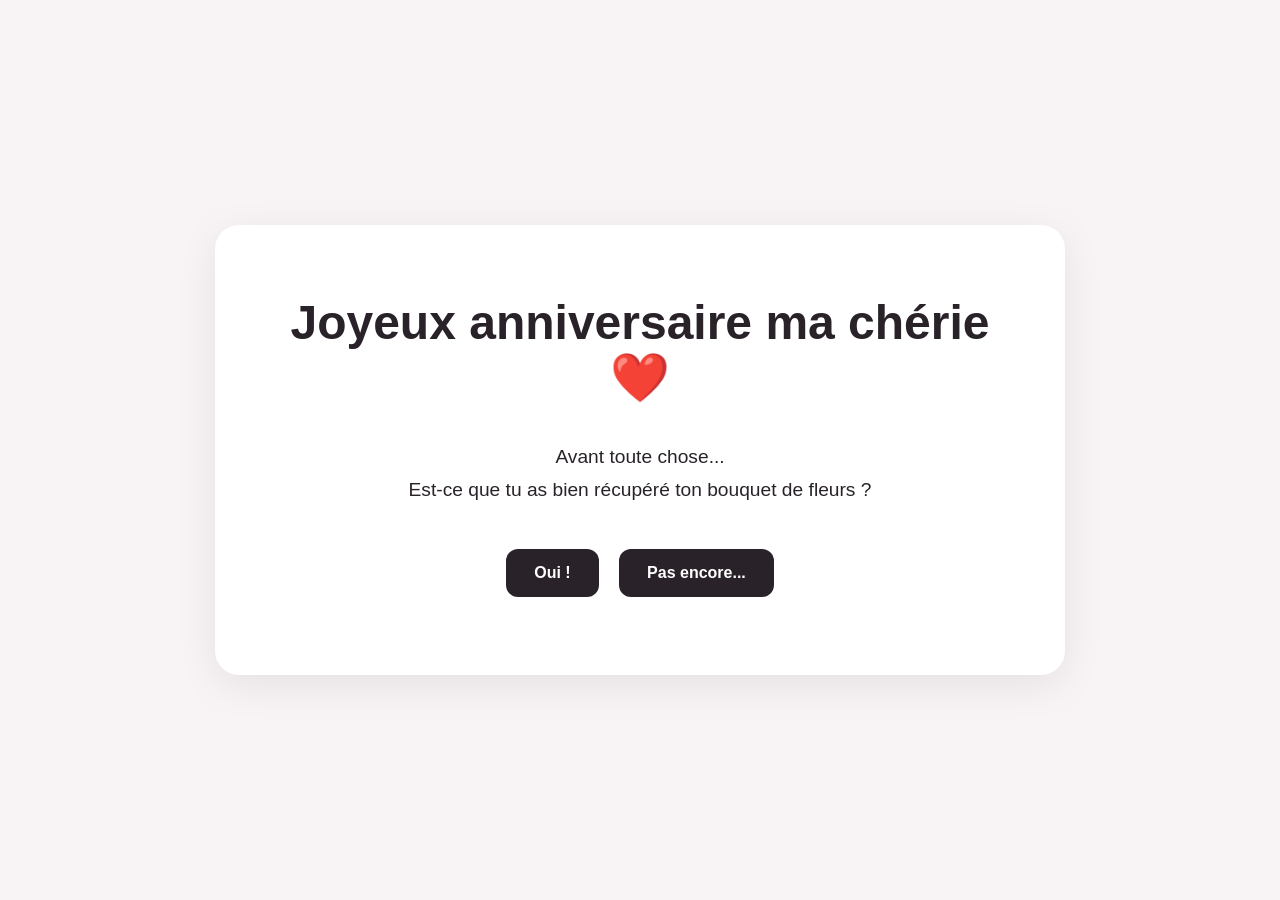
<file: index.html>
<!DOCTYPE html>
<html lang="fr">

<head>
    <meta charset="UTF-8">
    <meta name="viewport" content="width=device-width, initial-scale=1.0">

    <title>Joyeux anniversaire </title>

    <link rel="stylesheet" href="style.css">
</head>

<body>

    <main>
        <h1>Joyeux anniversaire ma chérie ❤️</h1>

        <p>
            Avant toute chose...<br>
            Est-ce que tu as bien récupéré ton bouquet de fleurs ?
        </p>

        <button onclick="window.location.href='quiz.html'">Oui !</button>
        <button onclick="window.location.href='quiz.html'">Pas encore...</button>

    </main>

    <script src="script.js"></script>
</body>

</html>
</file>
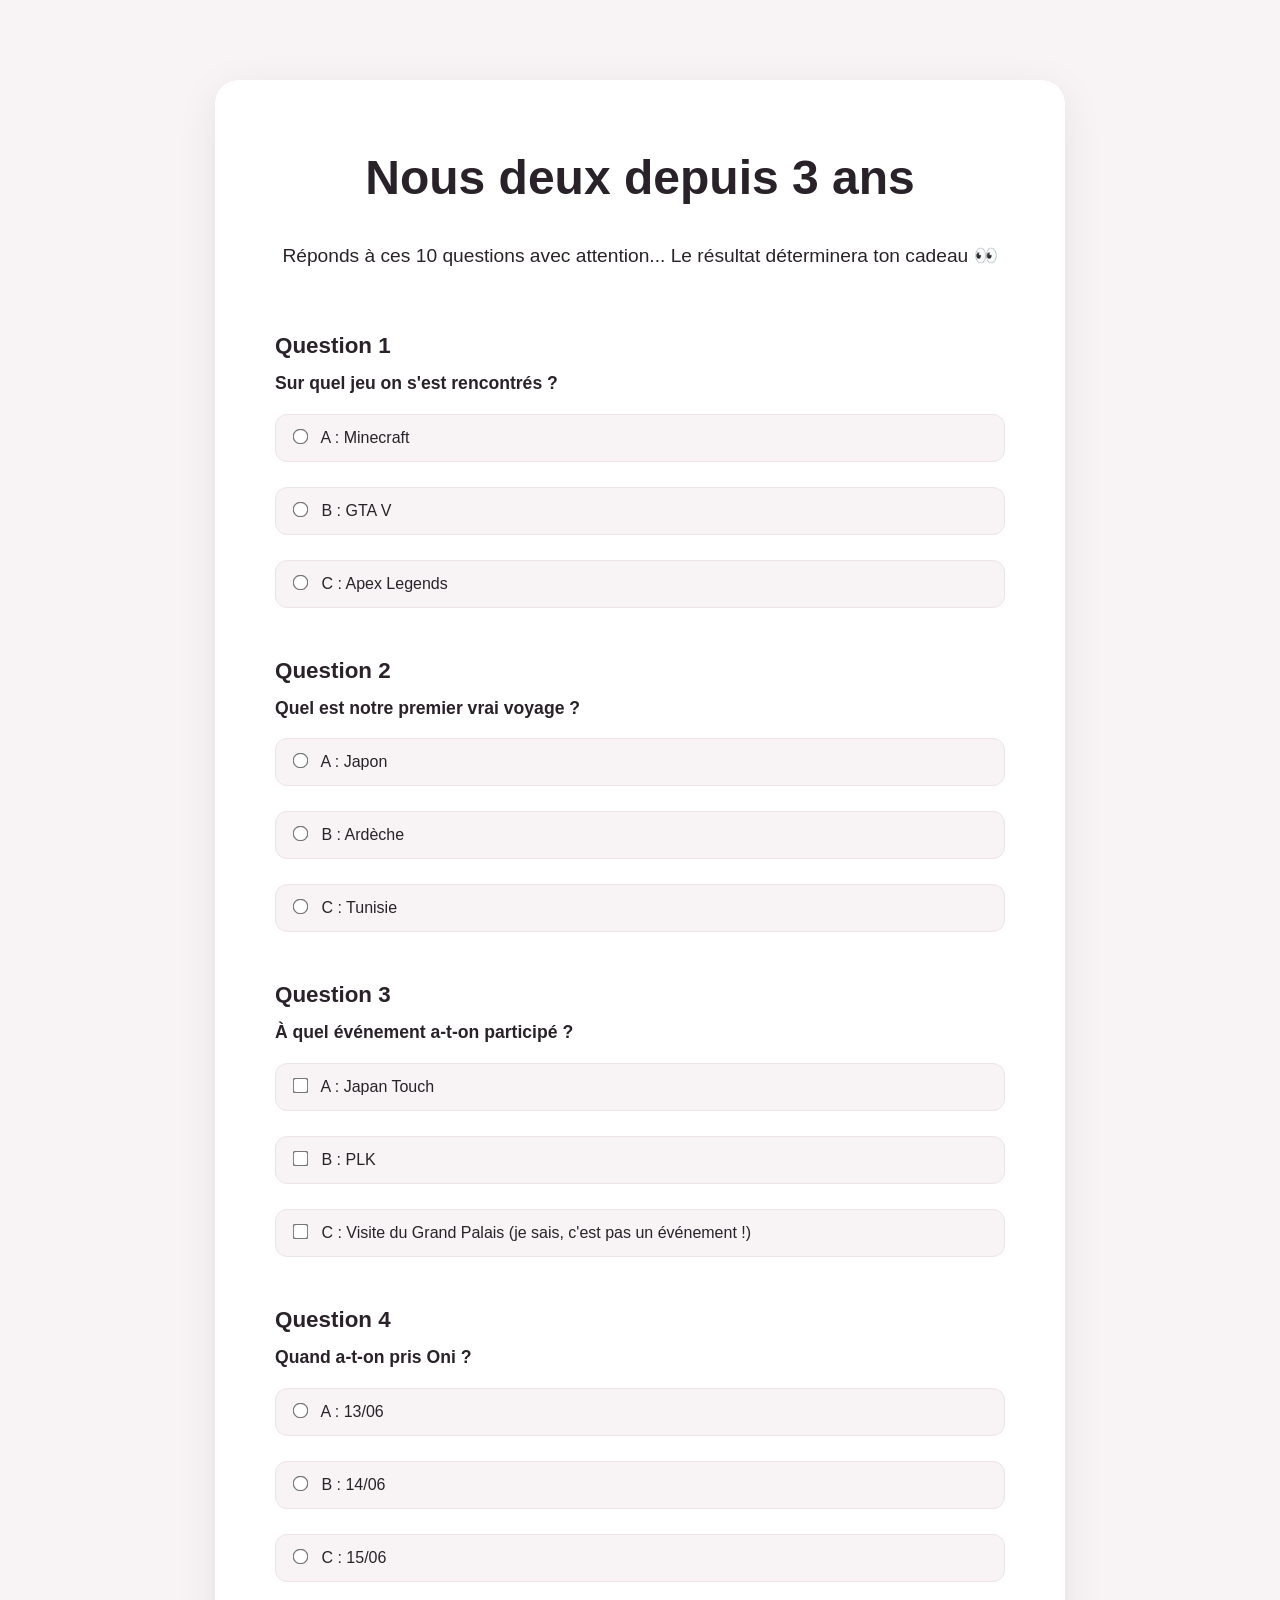
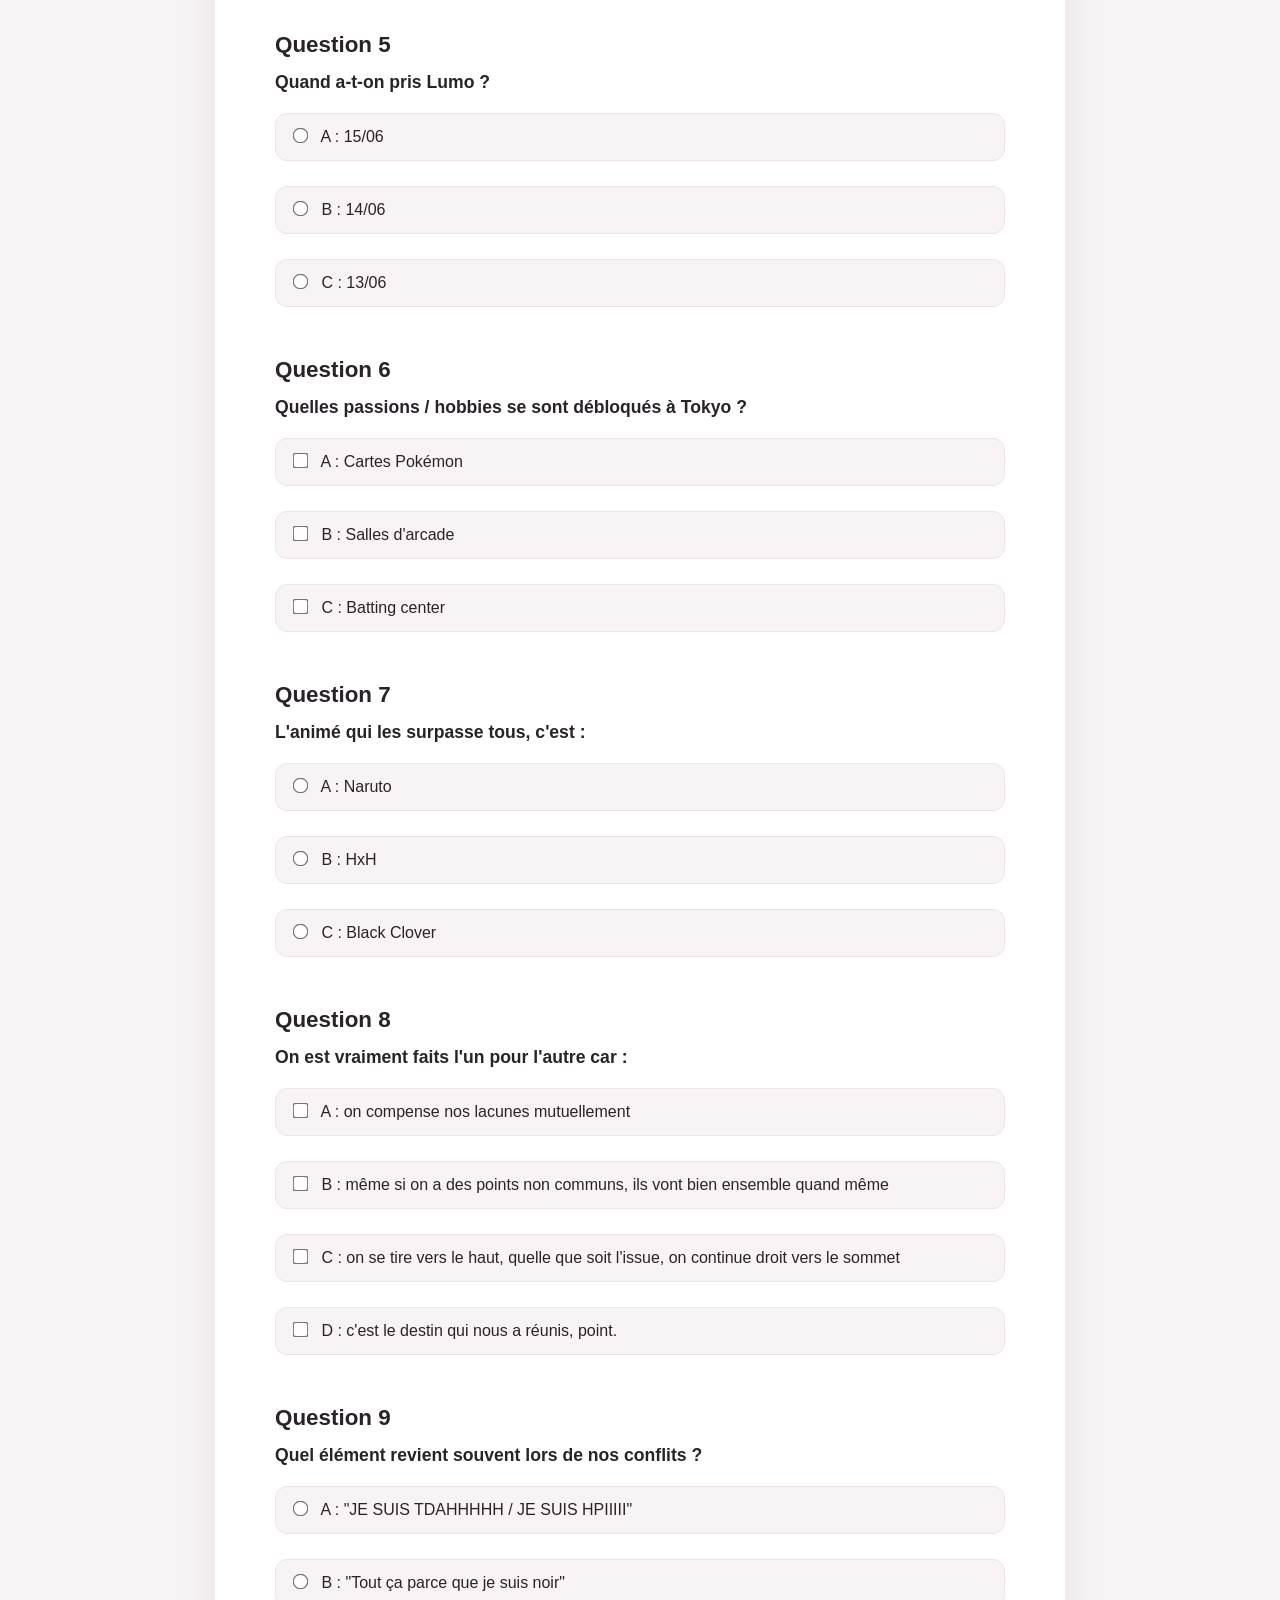
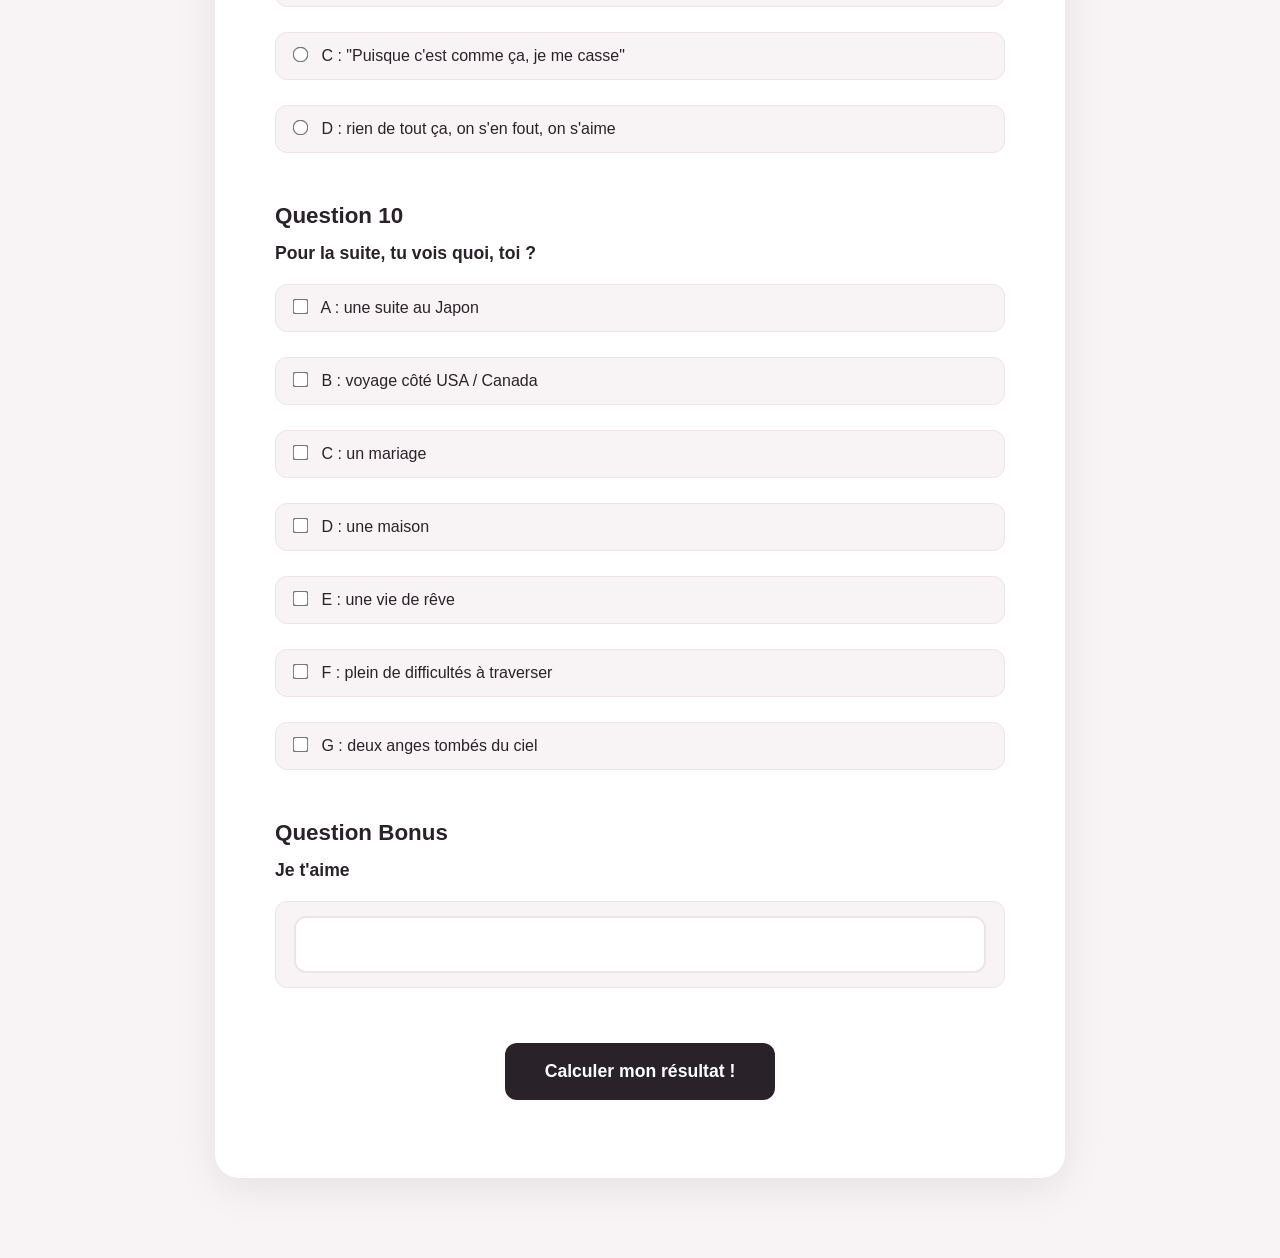
<file: quiz.html>
<!DOCTYPE html>
<html lang="fr">

<head>
    <meta charset="UTF-8">
    <meta name="viewport" content="width=device-width, initial-scale=1.0">
    <title>Notre histoire </title>
    <link rel="stylesheet" href="style.css">
</head>

<body>

    <main>
        <h1>Nous deux depuis 3 ans </h1>

        <p>
            Réponds à ces 10 questions avec attention...
            Le résultat déterminera ton cadeau 👀
        </p>

        <form id="quiz">

            <h2>Question 1</h2>
            <p>Sur quel jeu on s'est rencontrés ?</p>
            <label><input type="radio" name="q1"> A : Minecraft</label>
            <label><input type="radio" name="q1"> B : GTA V</label>
            <label><input type="radio" name="q1"> C : Apex Legends</label>

            <h2>Question 2</h2>
            <p>Quel est notre premier vrai voyage ?</p>
            <label><input type="radio" name="q2"> A : Japon</label>
            <label><input type="radio" name="q2"> B : Ardèche</label>
            <label><input type="radio" name="q2"> C : Tunisie</label>

            <h2>Question 3</h2>
            <p>À quel événement a-t-on participé ?</p>
            <label><input type="checkbox" name="q3" value="a"> A : Japan Touch</label>
            <label><input type="checkbox" name="q3" value="b"> B : PLK</label>
            <label><input type="checkbox" name="q3" value="c"> C : Visite du Grand Palais (je sais, c'est pas un
                événement !)</label>

            <h2>Question 4</h2>
            <p>Quand a-t-on pris Oni ?</p>
            <label><input type="radio" name="q4"> A : 13/06</label>
            <label><input type="radio" name="q4"> B : 14/06</label>
            <label><input type="radio" name="q4"> C : 15/06</label>

            <h2>Question 5</h2>
            <p>Quand a-t-on pris Lumo ?</p>
            <label><input type="radio" name="q5"> A : 15/06</label>
            <label><input type="radio" name="q5"> B : 14/06</label>
            <label><input type="radio" name="q5"> C : 13/06</label>

            <h2>Question 6</h2>
            <p>Quelles passions / hobbies se sont débloqués à Tokyo ?</p>
            <label><input type="checkbox" name="q6" value="a"> A : Cartes Pokémon</label>
            <label><input type="checkbox" name="q6" value="b"> B : Salles d'arcade</label>
            <label><input type="checkbox" name="q6" value="c"> C : Batting center</label>

            <h2>Question 7</h2>
            <p>L'animé qui les surpasse tous, c'est :</p>
            <label><input type="radio" name="q7"> A : Naruto</label>
            <label><input type="radio" name="q7"> B : HxH</label>
            <label><input type="radio" name="q7"> C : Black Clover</label>

            <h2>Question 8</h2>
            <p>On est vraiment faits l'un pour l'autre car :</p>
            <label><input type="checkbox" name="q8" value="a"> A : on compense nos lacunes mutuellement</label>
            <label><input type="checkbox" name="q8" value="b"> B : même si on a des points non communs, ils vont bien
                ensemble quand même</label>
            <label><input type="checkbox" name="q8" value="c"> C : on se tire vers le haut, quelle que soit l'issue, on
                continue droit vers le sommet</label>
            <label><input type="checkbox" name="q8" value="d"> D : c'est le destin qui nous a réunis, point.</label>

            <h2>Question 9</h2>
            <p>Quel élément revient souvent lors de nos conflits ?</p>
            <label><input type="radio" name="q9"> A : "JE SUIS TDAHHHHH / JE SUIS HPIIIII"</label>
            <label><input type="radio" name="q9"> B : "Tout ça parce que je suis noir"</label>
            <label><input type="radio" name="q9"> C : "Puisque c'est comme ça, je me casse"</label>
            <label><input type="radio" name="q9"> D : rien de tout ça, on s'en fout, on s'aime</label>

            <h2>Question 10</h2>
            <p>Pour la suite, tu vois quoi, toi ?</p>
            <label><input type="checkbox" name="q10" value="a"> A : une suite au Japon</label>
            <label><input type="checkbox" name="q10" value="b"> B : voyage côté USA / Canada</label>
            <label><input type="checkbox" name="q10" value="c"> C : un mariage</label>
            <label><input type="checkbox" name="q10" value="d"> D : une maison</label>
            <label><input type="checkbox" name="q10" value="e"> E : une vie de rêve</label>
            <label><input type="checkbox" name="q10" value="f"> F : plein de difficultés à traverser</label>
            <label><input type="checkbox" name="q10" value="g"> G : deux anges tombés du ciel</label>

            <h2>Question Bonus</h2>
            <p>Je t'aime </p>
            <label><input type="text" name="qb" value=""></label>


            <button type="submit">Calculer mon résultat !</button>

        </form>
    </main>

    <script src="script.js"></script>
</body>

</html>
</file>
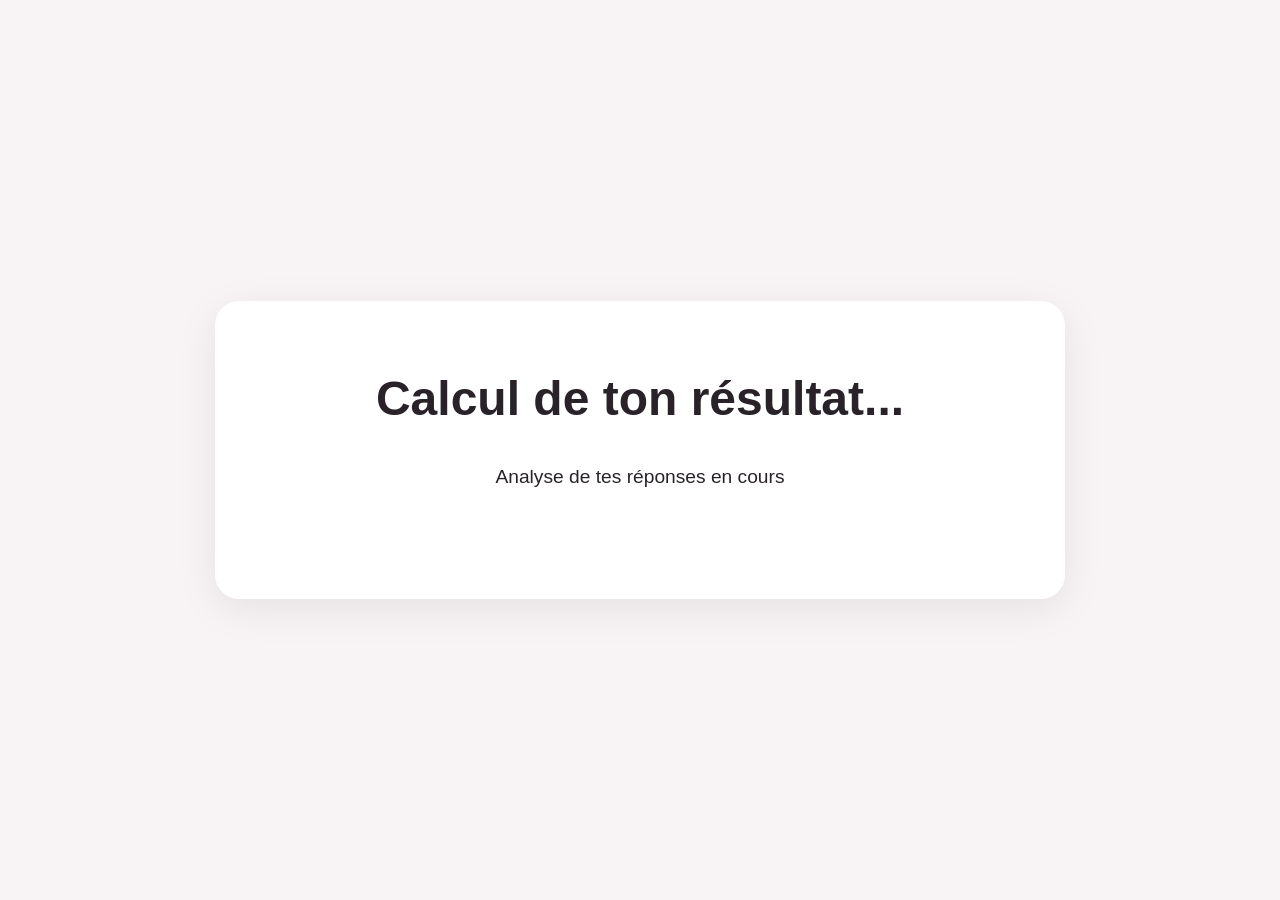
<file: resultat.html>
<!DOCTYPE html>
<html lang="fr">

<head>
    <meta charset="UTF-8">
    <meta name="viewport" content="width=device-width, initial-scale=1.0">
    <title>Ton résultat </title>
    <link rel="stylesheet" href="style.css">
</head>

<body>

    <main>

        <div id="chargement">
            <h1>Calcul de ton résultat...</h1>
            <p>Analyse de tes réponses en cours </p>
            <div class="loader"></div>
        </div>

        <div id="cadeau" hidden>
            <h1>🎉 SURPRIIIIISE 🎉</h1>

            <p>Peu importe ton résultat...</p>

            <h2>
                Je m'engage solennellement à payer 50 % de ta future voiture mon ange
            </h2>
        </div>

    </main>

    <script src="script.js"></script>
</body>

</html>
</file>
<file: style.css>
/* Reset rapide */
* {
    box-sizing: border-box;
    margin: 0;
    padding: 0;
}

body {
    min-height: 100vh;

    display: flex;
    justify-content: center;
    align-items: center;

    padding: 30px;

    font-family: Arial, sans-serif;

    background: #f8f3f5;
    color: #292329;
}


/* Contenu principal */

main {
    width: 100%;
    max-width: 850px;

    padding: 70px 60px;

    text-align: center;

    background: white;

    border-radius: 24px;

    box-shadow: 0 10px 40px rgba(0, 0, 0, 0.08);
}


/* Titre */

h1 {
    font-size: 3rem;
    margin-bottom: 35px;
}


/* Texte */

p {
    font-size: 1.2rem;
    line-height: 1.7;

    margin-bottom: 35px;
}


/* Boutons */

button {
    border: none;

    padding: 15px 28px;
    margin: 8px;

    border-radius: 12px;

    font-size: 1rem;
    font-weight: 600;

    cursor: pointer;

    background: #292329;
    color: white;

    transition: transform 0.2s, box-shadow 0.2s;
}


button:hover {
    transform: translateY(-3px);

    box-shadow: 0 8px 20px rgba(0, 0, 0, 0.15);
}


/* Téléphone */

@media (max-width: 600px) {

    body {
        padding: 15px;
    }

    main {
        padding: 45px 25px;
    }

    h1 {
        font-size: 2.1rem;
    }

    p {
        font-size: 1rem;
    }

    button {
        width: 100%;
        margin: 6px 0;
    }
}

/* =========================
   PAGE QUIZ
   ========================= */

#quiz {
    display: flex;
    flex-direction: column;
    gap: 25px;

    text-align: left;
}


/* Chaque question devient visuellement un bloc */

#quiz h2 {
    margin-top: 25px;
    margin-bottom: -15px;

    font-size: 1.4rem;
    color: #292329;
}


/* Texte de la question */

#quiz h2 + p {
    margin-bottom: -10px;

    font-size: 1.1rem;
    font-weight: 600;
}


/* Réponses */

#quiz label {
    display: block;

    padding: 14px 18px;

    background: #f8f3f5;

    border: 1px solid #eee4e8;
    border-radius: 12px;

    cursor: pointer;

    transition: transform 0.15s, background 0.15s;
}


#quiz label:hover {
    background: #f1e6ea;
    transform: translateX(4px);
}


/* Radio + checkbox */

#quiz input[type="radio"],
#quiz input[type="checkbox"] {
    margin-right: 10px;

    transform: scale(1.2);

    cursor: pointer;
}


/* Question bonus */

#quiz input[type="text"] {
    width: 100%;

    padding: 16px;

    border: 2px solid #eee4e8;
    border-radius: 12px;

    background: white;

    font-size: 1.1rem;

    outline: none;
}


#quiz input[type="text"]:focus {
    border-color: #292329;
}


/* Bouton final */

#quiz button[type="submit"] {
    align-self: center;

    margin-top: 30px;

    padding: 18px 40px;

    font-size: 1.1rem;
}


/* Le main du quiz doit être plus long que l'accueil */

body:has(#quiz) {
    align-items: flex-start;
}

body:has(#quiz) main {
    margin: 50px 0;
}


/* Téléphone */

@media (max-width: 600px) {

    body:has(#quiz) main {
        margin: 15px 0;
    }

    #quiz {
        gap: 20px;
    }

    #quiz label {
        padding: 12px;
    }
}
</file>
